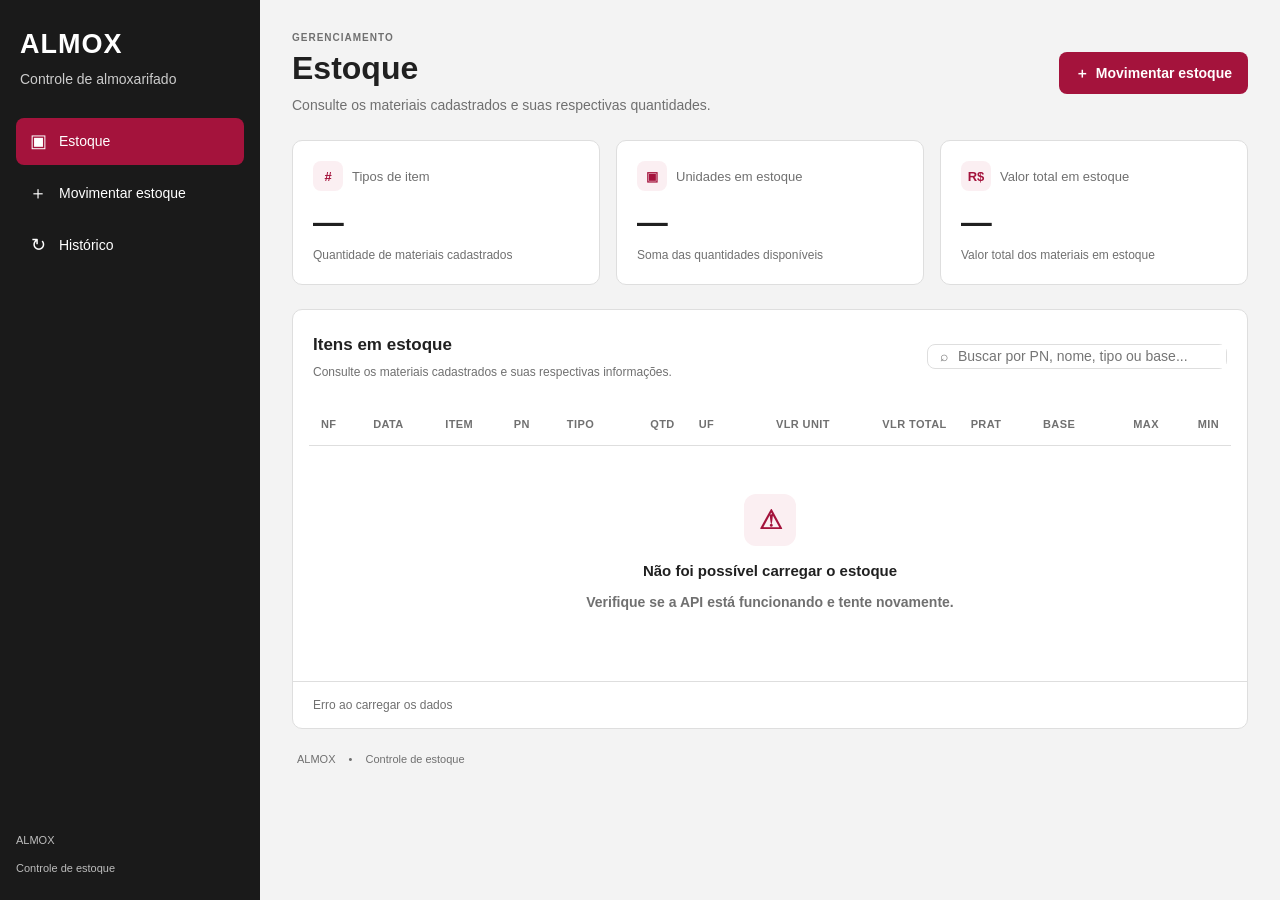
<file: public/index.html>
<!doctype html>
<html lang="pt-BR">
  <head>
    <meta charset="UTF-8" />
    <meta name="viewport" content="width=device-width, initial-scale=1.0" />

    <title>ALMOX | Controle de Almoxarifado</title>

    <link rel="stylesheet" href="css/style.css" />

    <script src="js/itens.js" defer></script>
  </head>

  <body>
    <div class="app-layout">
      <aside class="sidebar">
        <div class="brand">
          <h1>ALMOX</h1>
          <p>Controle de almoxarifado</p>
        </div>

        <nav class="main-navigation">
          <a href="index.html" class="nav-link active">
            <span class="nav-icon">▣</span>
            <span>Estoque</span>
          </a>

          <a href="adicionar.html" class="nav-link">
            <span class="nav-icon">＋</span>
            <span>Movimentar estoque</span>
          </a>

          <a href="historico.html" class="nav-link">
            <span class="nav-icon">↻</span>
            <span>Histórico</span>
          </a>
        </nav>

        <div class="sidebar-footer">
          <p>ALMOX</p>
          <span>Controle de estoque</span>
        </div>
      </aside>

      <main class="main-content">
        <header class="page-header">
          <div>
            <p class="eyebrow">GERENCIAMENTO</p>

            <h2>Estoque</h2>

            <p class="page-description">
              Consulte os materiais cadastrados e suas respectivas quantidades.
            </p>
          </div>

          <div class="header-actions">
            <a href="adicionar.html" class="button button-primary">
              <span>＋</span>
              Movimentar estoque
            </a>
          </div>
        </header>

        <section class="summary-grid">
          <article class="summary-card">
            <div class="summary-heading">
              <span class="summary-icon">#</span>
              <span>Tipos de item</span>
            </div>

            <p id="total-tipos" class="summary-value">0</p>

            <p class="summary-description">
              Quantidade de materiais cadastrados
            </p>
          </article>

          <article class="summary-card">
            <div class="summary-heading">
              <span class="summary-icon">▣</span>
              <span>Unidades em estoque</span>
            </div>

            <p id="total-unidades" class="summary-value">0</p>

            <p class="summary-description">Soma das quantidades disponíveis</p>
          </article>

          <article class="summary-card">
            <div class="summary-heading">
              <span class="summary-icon">R$</span>
              <span>Valor total em estoque</span>
            </div>

            <p id="valor-total-estoque" class="summary-value">R$ 0,00</p>

            <p class="summary-description">
              Valor total dos materiais em estoque
            </p>
          </article>
        </section>

        <section class="inventory-section">
          <div class="inventory-toolbar">
            <div>
              <h3>Itens em estoque</h3>

              <p>
                Consulte os materiais cadastrados e suas respectivas
                informações.
              </p>
            </div>

            <label class="search-wrapper">
              <span aria-hidden="true">⌕</span>

              <input
                type="search"
                id="busca-produto"
                class="search-input"
                placeholder="Buscar por PN, nome, tipo ou base..."
                autocomplete="off"
              />
            </label>
          </div>

          <div class="table-container">
            <table class="inventory-table">
              <thead>
                <tr>
                  <th>NF</th>
                  <th>DATA</th>
                  <th>ITEM</th>
                  <th>PN</th>
                  <th>TIPO</th>
                  <th class="text-right">QTD</th>
                  <th>UF</th>
                  <th class="text-right">VLR UNIT</th>
                  <th class="text-right">VLR TOTAL</th>
                  <th>PRAT</th>
                  <th>BASE</th>
                  <th class="text-right">MAX</th>
                  <th class="text-right">MIN</th>
                </tr>
              </thead>

              <tbody id="lista-itens">
                <tr>
                  <td colspan="13" class="empty-state">
                    <div class="empty-state-icon">⌕</div>

                    <strong> Carregando estoque... </strong>

                    <p>
                      Aguarde enquanto os itens do almoxarifado são carregados.
                    </p>
                  </td>
                </tr>
              </tbody>
            </table>
          </div>

          <div class="table-footer">
            <span id="contador-itens"> 0 itens encontrados </span>
          </div>
        </section>

        <footer class="main-footer">
          <span>ALMOX</span>
          <span>•</span>
          <span>Controle de estoque</span>
        </footer>
      </main>
    </div>
  </body>
</html>
</file>
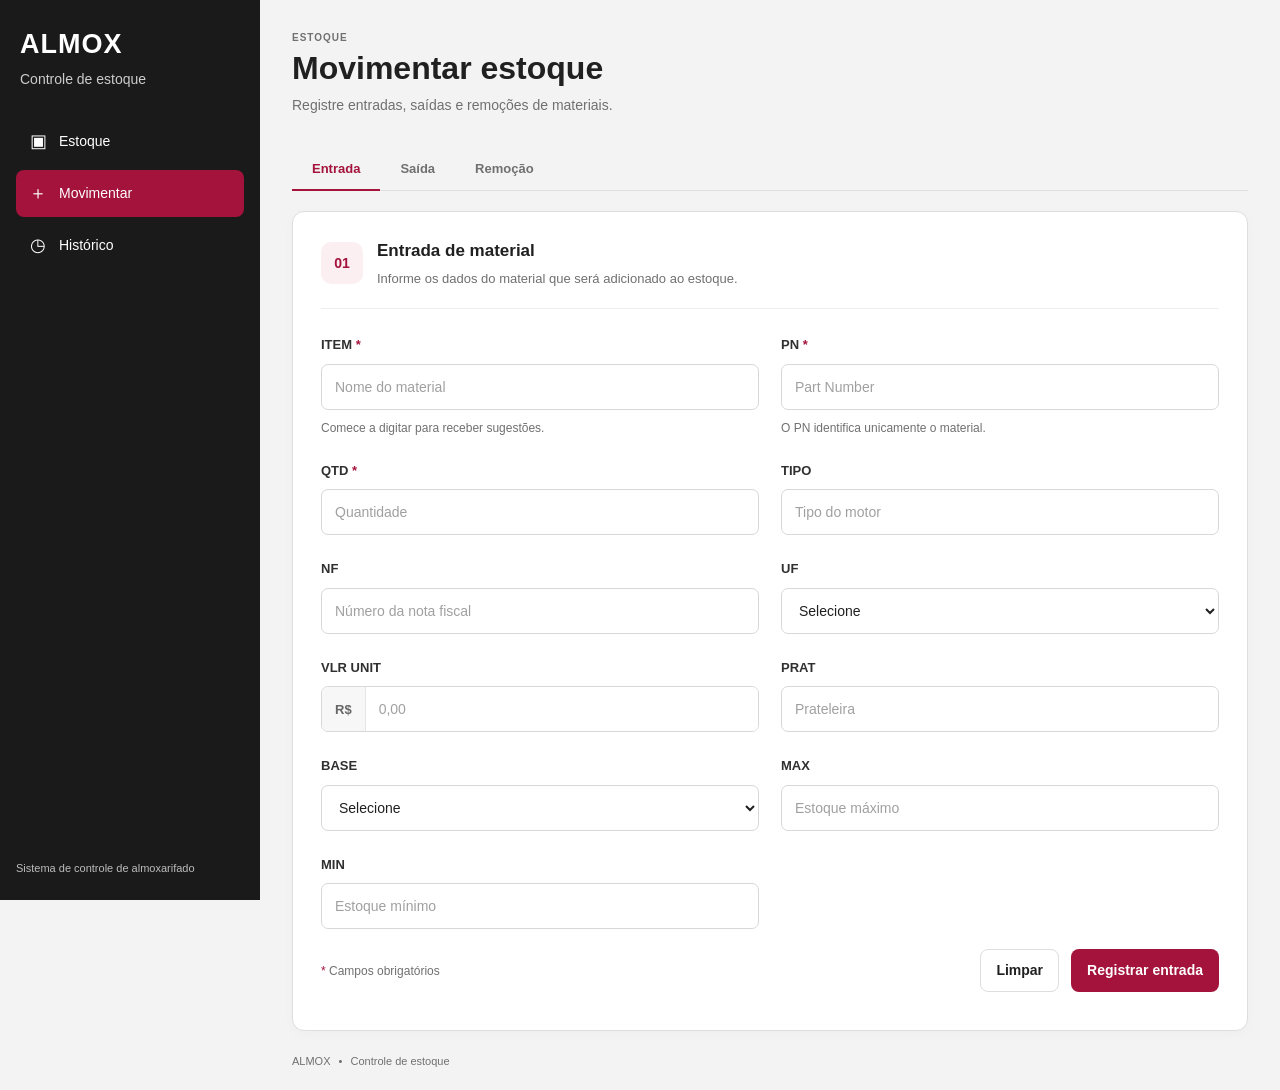
<file: public/adicionar.html>
<!doctype html>
<html lang="pt-BR">
  <head>
    <meta charset="UTF-8" />
    <meta name="viewport" content="width=device-width, initial-scale=1.0" />

    <title>Movimentar Estoque - ALMOX</title>

    <link rel="stylesheet" href="css/style.css" />
    <link rel="stylesheet" href="css/adicionar.css" />
  </head>

  <body>
    <div class="app-layout">
      <aside class="sidebar">
        <div class="brand">
          <h1>ALMOX</h1>
          <p>Controle de estoque</p>
        </div>

        <nav class="main-navigation">
          <a href="index.html" class="nav-link">
            <span class="nav-icon">▣</span>
            <span>Estoque</span>
          </a>

          <a href="adicionar.html" class="nav-link active">
            <span class="nav-icon">＋</span>
            <span>Movimentar</span>
          </a>

          <a href="historico.html" class="nav-link">
            <span class="nav-icon">◷</span>
            <span>Histórico</span>
          </a>
        </nav>

        <div class="folders-section"></div>

        <div class="sidebar-footer">Sistema de controle de almoxarifado</div>
      </aside>

      <main class="main-content">
        <div class="add-page">
          <header class="page-header">
            <div>
              <p class="eyebrow">ESTOQUE</p>

              <h2>Movimentar estoque</h2>

              <p class="page-description">
                Registre entradas, saídas e remoções de materiais.
              </p>
            </div>
          </header>

          <div class="movement-tabs">
            <button
              type="button"
              class="movement-tab active"
              data-tab="entrada"
            >
              Entrada
            </button>

            <button type="button" class="movement-tab" data-tab="saida">
              Saída
            </button>

            <button type="button" class="movement-tab" data-tab="remocao">
              Remoção
            </button>
          </div>

          <section id="entrada" class="movement-panel">
            <form id="form-entrada" class="item-form" autocomplete="off">
              <div class="form-card">
                <div class="form-card-heading">
                  <div class="form-step">01</div>

                  <div>
                    <h2>Entrada de material</h2>

                    <p>
                      Informe os dados do material que será adicionado ao
                      estoque.
                    </p>
                  </div>
                </div>

                <div class="form-grid">
                  <div class="form-field">
                    <label for="item-entrada"> ITEM <span>*</span> </label>

                    <input
                      type="text"
                      id="item-entrada"
                      name="nome"
                      placeholder="Nome do material"
                      list="lista-itens-entrada"
                      required
                    />

                    <datalist id="lista-itens-entrada"></datalist>

                    <small> Comece a digitar para receber sugestões. </small>
                  </div>

                  <div class="form-field">
                    <label for="pn-entrada"> PN <span>*</span> </label>

                    <input
                      type="text"
                      id="pn-entrada"
                      name="pn"
                      placeholder="Part Number"
                      list="lista-pn-entrada"
                      required
                    />

                    <datalist id="lista-pn-entrada"></datalist>

                    <small> O PN identifica unicamente o material. </small>
                  </div>

                  <div class="form-field">
                    <label for="quantidade-entrada"> QTD <span>*</span> </label>

                    <input
                      type="number"
                      id="quantidade-entrada"
                      name="quantidade"
                      min="1"
                      placeholder="Quantidade"
                      required
                    />
                  </div>

                  <div class="form-field">
                    <label for="tipo-entrada"> TIPO </label>

                    <input
                      type="text"
                      id="tipo-entrada"
                      name="tipo_motor"
                      placeholder="Tipo do motor"
                      list="lista-tipos-motor"
                    />

                    <datalist id="lista-tipos-motor">
                      <option value="MWM"></option>
                      <option value="Yanmar 66X"></option>
                      <option value="Yanmar 6LY"></option>
                      <option value="Dong"></option>
                      <option value="Mercedes"></option>
                      <option value="ZF 85IV"></option>
                      <option value="ZF 325IV"></option>
                    </datalist>
                  </div>

                  <div class="form-field">
                    <label for="nf-entrada"> NF </label>

                    <input
                      type="text"
                      id="nf-entrada"
                      name="nf"
                      placeholder="Número da nota fiscal"
                    />
                  </div>

                  <div class="form-field">
                    <label for="uf-entrada"> UF </label>

                    <select id="uf-entrada" name="uf">
                      <option value="">Selecione</option>
                      <option value="METRO">METRO</option>
                      <option value="CONJUNTO">CONJUNTO</option>
                      <option value="PACOTE">PACOTE</option>
                      <option value="UNIDADE">UNIDADE</option>
                    </select>
                  </div>

                  <div class="form-field">
                    <label for="vlr-unit-entrada"> VLR UNIT </label>

                    <div class="input-with-prefix">
                      <span>R$</span>

                      <input
                        type="number"
                        id="vlr-unit-entrada"
                        name="vlr_unit"
                        min="0"
                        step="0.0001"
                        placeholder="0,00"
                      />
                    </div>
                  </div>

                  <div class="form-field">
                    <label for="prat-entrada"> PRAT </label>

                    <input
                      type="text"
                      id="prat-entrada"
                      name="prat"
                      placeholder="Prateleira"
                    />
                  </div>

                  <div class="form-field">
                    <label for="base-entrada"> BASE </label>

                    <select id="base-entrada" name="base_id">
                      <option value="">Selecione</option>
                    </select>
                  </div>

                  <div class="form-field">
                    <label for="max-entrada"> MAX </label>

                    <input
                      type="number"
                      id="max-entrada"
                      name="max"
                      min="0"
                      placeholder="Estoque máximo"
                    />
                  </div>

                  <div class="form-field">
                    <label for="min-entrada"> MIN </label>

                    <input
                      type="number"
                      id="min-entrada"
                      name="min"
                      min="0"
                      placeholder="Estoque mínimo"
                    />
                  </div>
                </div>

                <div class="form-actions">
                  <p>
                    <span>*</span>
                    Campos obrigatórios
                  </p>

                  <div>
                    <button type="reset" class="button button-secondary">
                      Limpar
                    </button>

                    <button type="submit" class="button button-primary">
                      Registrar entrada
                    </button>
                  </div>
                </div>

                <div id="mensagem-entrada" class="form-message" hidden></div>
              </div>
            </form>
          </section>

          <section id="saida" class="movement-panel" hidden>
            <form id="form-saida" class="item-form" autocomplete="off">
              <div class="form-card">
                <div class="form-card-heading">
                  <div class="form-step">01</div>

                  <div>
                    <h2>Saída de material</h2>

                    <p>
                      Informe o material, a quantidade, a base e o centro de
                      consumo.
                    </p>
                  </div>
                </div>

                <div class="form-grid">
                  <div class="form-field">
                    <label for="item-saida"> ITEM <span>*</span> </label>

                    <input
                      type="text"
                      id="item-saida"
                      name="nome"
                      placeholder="Nome do material"
                      list="lista-itens-saida"
                      required
                    />

                    <datalist id="lista-itens-saida"></datalist>

                    <small> Comece a digitar para receber sugestões. </small>
                  </div>

                  <div class="form-field">
                    <label for="pn-saida"> PN <span>*</span> </label>

                    <input
                      type="text"
                      id="pn-saida"
                      name="pn"
                      placeholder="Part Number"
                      list="lista-pn-saida"
                      required
                    />

                    <datalist id="lista-pn-saida"></datalist>

                    <small> O PN identifica unicamente o material. </small>
                  </div>

                  <div class="form-field">
                    <label for="quantidade-saida"> QTD <span>*</span> </label>

                    <input
                      type="number"
                      id="quantidade-saida"
                      name="quantidade"
                      min="1"
                      placeholder="Quantidade"
                      required
                    />
                  </div>

                  <div class="form-field">
                    <label for="centro-consumo-saida">
                      CENTRO DE CONSUMO <span>*</span>
                    </label>

                    <input
                      type="text"
                      id="centro-consumo-saida"
                      name="centro_consumo"
                      placeholder="Ex.: Pilot 01"
                      list="lista-centros-consumo"
                      required
                    />

                    <datalist id="lista-centros-consumo">
                      <option value="Pilot 01"></option>
                      <option value="Pilot 02"></option>
                      <option value="Pilot 03"></option>
                      <option value="Pilot 04"></option>
                      <option value="Pilot 05"></option>
                      <option value="Pilot 06"></option>
                      <option value="Pilot 07"></option>
                      <option value="Pilot 08"></option>
                      <option value="Pilot 09"></option>
                      <option value="Pilot 10"></option>
                      <option value="Pilot 11"></option>
                      <option value="Pilot 12"></option>
                      <option value="Pilot 13"></option>
                      <option value="Pilot 14"></option>
                      <option value="Pilot 15"></option>
                      <option value="Pilot 16"></option>
                      <option value="Pilot 17"></option>
                      <option value="Pilot 18"></option>
                      <option value="Pilot 19"></option>
                      <option value="Pilot 20"></option>
                    </datalist>
                  </div>

                  <div class="form-field">
                    <label for="base-saida"> BASE <span>*</span> </label>

                    <select id="base-saida" name="base_id" required>
                      <option value="">Selecione</option>
                    </select>
                  </div>
                </div>

                <div class="form-actions">
                  <p>
                    <span>*</span>
                    Campos obrigatórios
                  </p>

                  <div>
                    <button type="reset" class="button button-secondary">
                      Limpar
                    </button>

                    <button type="submit" class="button button-primary">
                      Registrar saída
                    </button>
                  </div>
                </div>

                <div id="mensagem-saida" class="form-message" hidden></div>
              </div>
            </form>
          </section>

          <section id="remocao" class="movement-panel" hidden>
            <form id="form-remocao" class="item-form" autocomplete="off">
              <div class="form-card">
                <div class="form-card-heading">
                  <div class="form-step">01</div>

                  <div>
                    <h2>Remoção de material</h2>

                    <p>Remove o material do cadastro, estoque e histórico.</p>
                  </div>
                </div>

                <div class="form-grid">
                  <div class="form-field">
                    <label for="item-remocao"> ITEM <span>*</span> </label>

                    <input
                      type="text"
                      id="item-remocao"
                      name="nome"
                      placeholder="Nome do material"
                      list="lista-itens-remocao"
                      required
                    />

                    <datalist id="lista-itens-remocao"></datalist>

                    <small> Comece a digitar para receber sugestões. </small>
                  </div>

                  <div class="form-field">
                    <label for="pn-remocao"> PN <span>*</span> </label>

                    <input
                      type="text"
                      id="pn-remocao"
                      name="pn"
                      placeholder="Part Number"
                      list="lista-pn-remocao"
                      required
                    />

                    <datalist id="lista-pn-remocao"></datalist>

                    <small> O PN identifica unicamente o material. </small>
                  </div>
                </div>

                <div class="form-actions">
                  <p>
                    <span>*</span>
                    Campos obrigatórios
                  </p>

                  <div>
                    <button type="reset" class="button button-secondary">
                      Limpar
                    </button>

                    <button type="submit" class="button button-primary">
                      Remover material
                    </button>
                  </div>
                </div>

                <div id="mensagem-remocao" class="form-message" hidden></div>
              </div>
            </form>
          </section>
        </div>

        <footer class="main-footer">
          ALMOX
          <span>•</span>
          Controle de estoque
        </footer>
      </main>
    </div>

    <script>
      const API_ITENS = "../api/config/itens.php";
      const API_BASES = "../api/config/bases.php";
      const API_MOVIMENTACOES = "../api/config/movimentacoes.php";

      let itensEstoque = [];

      const formEntrada = document.getElementById("form-entrada");

      const formSaida = document.getElementById("form-saida");

      const formRemocao = document.getElementById("form-remocao");

      const itemEntrada = document.getElementById("item-entrada");

      const pnEntrada = document.getElementById("pn-entrada");

      const itemSaida = document.getElementById("item-saida");

      const pnSaida = document.getElementById("pn-saida");

      const itemRemocao = document.getElementById("item-remocao");

      const pnRemocao = document.getElementById("pn-remocao");

      function normalizarTexto(texto) {
        return String(texto || "")
          .normalize("NFD")
          .replace(/[\u0300-\u036f]/g, "")
          .toLowerCase()
          .trim();
      }

      async function carregarItens() {
        try {
          const resposta = await fetch(API_ITENS);

          const resultado = await resposta.json();

          if (resultado.sucesso) {
            itensEstoque = resultado.dados || [];

            atualizarSugestoes();
          }
        } catch (erro) {
          console.error("Erro ao carregar itens:", erro);
        }
      }

      async function carregarBases() {
        const selects = [
          document.getElementById("base-entrada"),
          document.getElementById("base-saida"),
        ];

        try {
          const resposta = await fetch(API_BASES);

          const resultado = await resposta.json();

          if (!resultado.sucesso) {
            return;
          }

          selects.forEach((select) => {
            select.innerHTML = '<option value="">Selecione</option>';

            resultado.dados.forEach((base) => {
              const option = document.createElement("option");

              option.value = base.id;
              option.textContent = base.nome;

              select.appendChild(option);
            });

            const transferencia = document.createElement("option");

            transferencia.value = "transferencia";

            transferencia.textContent = "Transferência";

            select.appendChild(transferencia);
          });
        } catch (erro) {
          console.error("Erro ao carregar bases:", erro);
        }
      }

      function obterProdutosUnicos() {
        const mapa = new Map();

        itensEstoque.forEach((item) => {
          if (!item.pn) {
            return;
          }

          const chave = String(item.pn);

          if (!mapa.has(chave)) {
            mapa.set(chave, {
              pn: item.pn,
              nome: item.nome || "",
              tipo: item.tipo || "",
              quantidade: 0,
              uf: item.uf || "",
              prat: item.prat || "",
              max: item.max ?? "",
              min: item.min ?? "",
            });
          }

          const produto = mapa.get(chave);

          produto.quantidade += Number(item.quantidade || 0);

          if (!produto.tipo && item.tipo) {
            produto.tipo = item.tipo;
          }

          if (!produto.uf && item.uf) {
            produto.uf = item.uf;
          }

          if (!produto.prat && item.prat) {
            produto.prat = item.prat;
          }

          if (
            produto.max === "" &&
            item.max !== null &&
            item.max !== undefined
          ) {
            produto.max = item.max;
          }

          if (
            produto.min === "" &&
            item.min !== null &&
            item.min !== undefined
          ) {
            produto.min = item.min;
          }
        });

        return Array.from(mapa.values());
      }

      function atualizarSugestoes() {
        const produtos = obterProdutosUnicos();

        const listas = [
          "lista-pn-entrada",
          "lista-itens-entrada",
          "lista-pn-saida",
          "lista-itens-saida",
          "lista-pn-remocao",
          "lista-itens-remocao",
        ];

        listas.forEach((id) => {
          const elemento = document.getElementById(id);

          if (elemento) {
            elemento.innerHTML = "";
          }
        });

        produtos.forEach((produto) => {
          const idsPN = [
            "lista-pn-entrada",
            "lista-pn-saida",
            "lista-pn-remocao",
          ];

          const idsItem = [
            "lista-itens-entrada",
            "lista-itens-saida",
            "lista-itens-remocao",
          ];

          idsPN.forEach((id) => {
            const option = document.createElement("option");

            option.value = produto.pn;

            option.label = `${produto.nome} | Estoque: ${produto.quantidade}`;

            document.getElementById(id).appendChild(option);
          });

          idsItem.forEach((id) => {
            const option = document.createElement("option");

            option.value = produto.nome;

            option.label = `${produto.pn} | Estoque: ${produto.quantidade}`;

            document.getElementById(id).appendChild(option);
          });
        });
      }

      function encontrarProdutoPorPN(valor) {
        const busca = normalizarTexto(valor);

        if (!busca) {
          return null;
        }

        return (
          obterProdutosUnicos().find(
            (produto) => normalizarTexto(produto.pn) === busca,
          ) || null
        );
      }

      function encontrarProdutoPorNome(valor) {
        const busca = normalizarTexto(valor);

        if (!busca) {
          return null;
        }

        return (
          obterProdutosUnicos().find(
            (produto) => normalizarTexto(produto.nome) === busca,
          ) || null
        );
      }

      function preencherEntrada(produto) {
        if (!produto) {
          return;
        }

        pnEntrada.value = produto.pn || "";

        itemEntrada.value = produto.nome || "";

        document.getElementById("tipo-entrada").value = produto.tipo || "";

        document.getElementById("uf-entrada").value = produto.uf || "";

        document.getElementById("prat-entrada").value = produto.prat || "";

        document.getElementById("max-entrada").value = produto.max ?? "";

        document.getElementById("min-entrada").value = produto.min ?? "";
      }

      function preencherSaida(produto) {
        if (!produto) {
          return;
        }

        pnSaida.value = produto.pn || "";

        itemSaida.value = produto.nome || "";
      }

      function preencherRemocao(produto) {
        if (!produto) {
          return;
        }

        pnRemocao.value = produto.pn || "";

        itemRemocao.value = produto.nome || "";
      }

      function mostrarMensagem(id, mensagem, sucesso) {
        const elemento = document.getElementById(id);

        elemento.textContent = mensagem;

        elemento.hidden = false;

        elemento.style.borderColor = sucesso ? "#b7d8c2" : "#e0b4b4";

        elemento.style.background = sucesso ? "#f1f9f3" : "#fff5f5";

        elemento.style.color = sucesso ? "#245c35" : "#8a2020";
      }

      function limparMensagem(id) {
        const elemento = document.getElementById(id);

        elemento.textContent = "";
        elemento.hidden = true;
      }

      document.querySelectorAll(".movement-tab").forEach((botao) => {
        botao.addEventListener("click", () => {
          const aba = botao.dataset.tab;

          document.querySelectorAll(".movement-tab").forEach((item) => {
            item.classList.remove("active");
          });

          botao.classList.add("active");

          document.getElementById("entrada").hidden = aba !== "entrada";

          document.getElementById("saida").hidden = aba !== "saida";

          document.getElementById("remocao").hidden = aba !== "remocao";

          limparMensagem("mensagem-entrada");

          limparMensagem("mensagem-saida");

          limparMensagem("mensagem-remocao");
        });
      });

      pnEntrada.addEventListener("change", () => {
        preencherEntrada(encontrarProdutoPorPN(pnEntrada.value));
      });

      itemEntrada.addEventListener("change", () => {
        preencherEntrada(encontrarProdutoPorNome(itemEntrada.value));
      });

      pnSaida.addEventListener("change", () => {
        preencherSaida(encontrarProdutoPorPN(pnSaida.value));
      });

      itemSaida.addEventListener("change", () => {
        preencherSaida(encontrarProdutoPorNome(itemSaida.value));
      });

      pnRemocao.addEventListener("change", () => {
        preencherRemocao(encontrarProdutoPorPN(pnRemocao.value));
      });

      itemRemocao.addEventListener("change", () => {
        preencherRemocao(encontrarProdutoPorNome(itemRemocao.value));
      });

      pnEntrada.addEventListener("blur", () => {
        setTimeout(() => {
          preencherEntrada(encontrarProdutoPorPN(pnEntrada.value));
        }, 100);
      });

      itemEntrada.addEventListener("blur", () => {
        setTimeout(() => {
          preencherEntrada(encontrarProdutoPorNome(itemEntrada.value));
        }, 100);
      });

      pnSaida.addEventListener("blur", () => {
        setTimeout(() => {
          preencherSaida(encontrarProdutoPorPN(pnSaida.value));
        }, 100);
      });

      itemSaida.addEventListener("blur", () => {
        setTimeout(() => {
          preencherSaida(encontrarProdutoPorNome(itemSaida.value));
        }, 100);
      });

      pnRemocao.addEventListener("blur", () => {
        setTimeout(() => {
          preencherRemocao(encontrarProdutoPorPN(pnRemocao.value));
        }, 100);
      });

      itemRemocao.addEventListener("blur", () => {
        setTimeout(() => {
          preencherRemocao(encontrarProdutoPorNome(itemRemocao.value));
        }, 100);
      });

      formEntrada.addEventListener("reset", () => {
        setTimeout(() => {
          document.getElementById("base-entrada").value = "";

          limparMensagem("mensagem-entrada");
        }, 0);
      });

      formSaida.addEventListener("reset", () => {
        setTimeout(() => {
          document.getElementById("base-saida").value = "";

          limparMensagem("mensagem-saida");
        }, 0);
      });

      formRemocao.addEventListener("reset", () => {
        setTimeout(() => {
          limparMensagem("mensagem-remocao");
        }, 0);
      });

      formEntrada.addEventListener("submit", async (event) => {
        event.preventDefault();

        limparMensagem("mensagem-entrada");

        const dados = {
          tipo: "entrada",

          nome: itemEntrada.value.trim(),

          pn: pnEntrada.value.trim(),

          quantidade: Number(
            document.getElementById("quantidade-entrada").value,
          ),

          tipo_motor: document.getElementById("tipo-entrada").value.trim(),

          nf: document.getElementById("nf-entrada").value.trim(),

          uf: document.getElementById("uf-entrada").value,

          vlr_unit: document.getElementById("vlr-unit-entrada").value,

          prat: document.getElementById("prat-entrada").value.trim(),

          base_id: document.getElementById("base-entrada").value,

          max: document.getElementById("max-entrada").value,

          min: document.getElementById("min-entrada").value,
        };

        try {
          const resposta = await fetch(API_MOVIMENTACOES, {
            method: "POST",
            headers: {
              "Content-Type": "application/json",
            },
            body: JSON.stringify(dados),
          });

          const resultado = await resposta.json();

          if (!resultado.sucesso) {
            mostrarMensagem(
              "mensagem-entrada",
              resultado.mensagem || "Erro ao registrar entrada.",
              false,
            );

            return;
          }

          mostrarMensagem(
            "mensagem-entrada",
            resultado.mensagem || "Entrada registrada com sucesso.",
            true,
          );

          formEntrada.reset();

          await carregarItens();
        } catch (erro) {
          mostrarMensagem(
            "mensagem-entrada",
            "Erro de comunicação com o servidor.",
            false,
          );
        }
      });

      formSaida.addEventListener("submit", async (event) => {
        event.preventDefault();

        limparMensagem("mensagem-saida");

        const dados = {
          tipo: "saida",

          nome: itemSaida.value.trim(),

          pn: pnSaida.value.trim(),

          quantidade: Number(document.getElementById("quantidade-saida").value),

          centro_consumo: document
            .getElementById("centro-consumo-saida")
            .value.trim(),

          base_id: document.getElementById("base-saida").value,
        };

        try {
          const resposta = await fetch(API_MOVIMENTACOES, {
            method: "POST",
            headers: {
              "Content-Type": "application/json",
            },
            body: JSON.stringify(dados),
          });

          const resultado = await resposta.json();

          if (!resultado.sucesso) {
            mostrarMensagem(
              "mensagem-saida",
              resultado.mensagem || "Erro ao registrar saída.",
              false,
            );

            return;
          }

          mostrarMensagem(
            "mensagem-saida",
            resultado.mensagem || "Saída registrada com sucesso.",
            true,
          );

          formSaida.reset();

          await carregarItens();
        } catch (erro) {
          mostrarMensagem(
            "mensagem-saida",
            "Erro de comunicação com o servidor.",
            false,
          );
        }
      });

      formRemocao.addEventListener("submit", async (event) => {
        event.preventDefault();

        limparMensagem("mensagem-remocao");

        const confirmacao = window.confirm(
          "Tem certeza que deseja remover este material? O cadastro, estoque e histórico serão excluídos.",
        );

        if (!confirmacao) {
          return;
        }

        const dados = {
          acao: "remocao",

          nome: itemRemocao.value.trim(),

          pn: pnRemocao.value.trim(),
        };

        try {
          const resposta = await fetch(API_MOVIMENTACOES, {
            method: "POST",
            headers: {
              "Content-Type": "application/json",
            },
            body: JSON.stringify(dados),
          });

          const resultado = await resposta.json();

          if (!resultado.sucesso) {
            mostrarMensagem(
              "mensagem-remocao",
              resultado.mensagem || "Erro ao remover material.",
              false,
            );

            return;
          }

          mostrarMensagem(
            "mensagem-remocao",
            resultado.mensagem || "Material removido com sucesso.",
            true,
          );

          formRemocao.reset();

          await carregarItens();
        } catch (erro) {
          mostrarMensagem(
            "mensagem-remocao",
            "Erro de comunicação com o servidor.",
            false,
          );
        }
      });

      async function iniciar() {
        await carregarItens();
        await carregarBases();
      }

      iniciar();
    </script>
  </body>
</html>
</file>
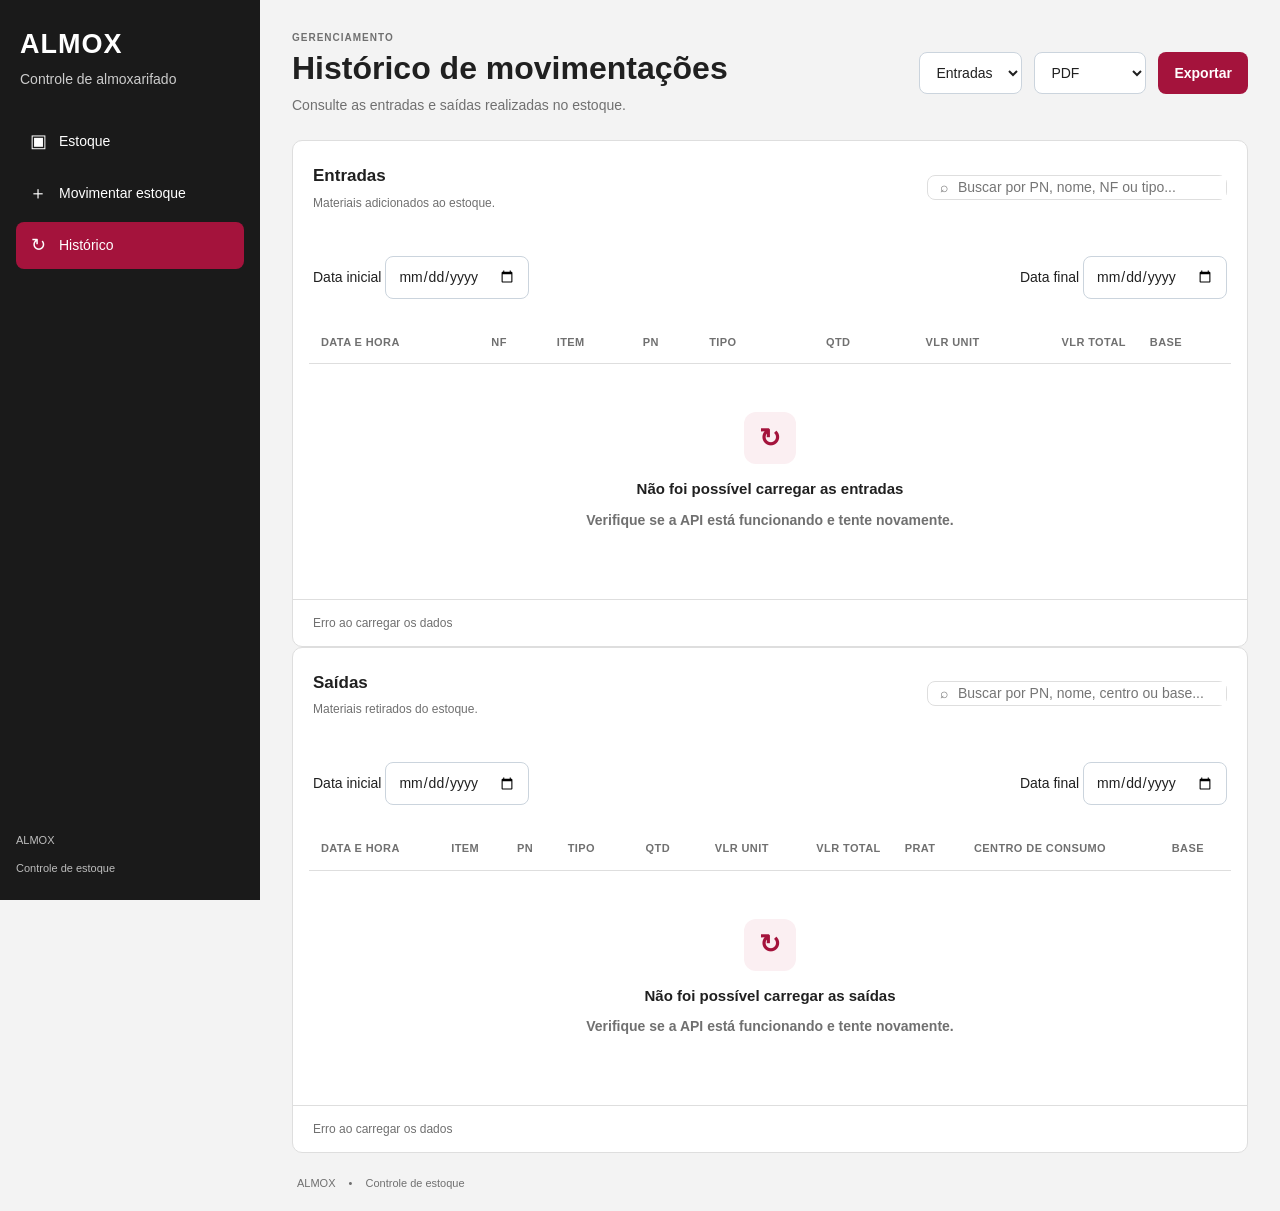
<file: public/historico.html>
<!doctype html>
<html lang="pt-BR">
  <head>
    <meta charset="UTF-8" />
    <meta name="viewport" content="width=device-width, initial-scale=1.0" />

    <title>ALMOX | Histórico de movimentações</title>

    <link rel="stylesheet" href="css/style.css" />

    <script src="js/vendor/jspdf.umd.min.js"></script>
    <script src="js/vendor/jspdf.plugin.autotable.min.js"></script>
    <script src="https://cdn.sheetjs.com/xlsx-0.20.3/package/dist/xlsx.full.min.js"></script>

    <script src="js/historico.js" defer></script>
  </head>

  <body>
    <div class="app-layout">
      <aside class="sidebar">
        <div class="brand">
          <h1>ALMOX</h1>
          <p>Controle de almoxarifado</p>
        </div>

        <nav class="main-navigation" aria-label="Navegação principal">
          <a href="index.html" class="nav-link">
            <span class="nav-icon" aria-hidden="true"> ▣ </span>
            Estoque
          </a>

          <a href="adicionar.html" class="nav-link">
            <span class="nav-icon" aria-hidden="true"> ＋ </span>
            Movimentar estoque
          </a>

          <a href="historico.html" class="nav-link active" aria-current="page">
            <span class="nav-icon" aria-hidden="true"> ↻ </span>
            Histórico
          </a>
        </nav>

        <div class="sidebar-footer">
          <p>ALMOX</p>
          <span>Controle de estoque</span>
        </div>
      </aside>

      <main class="main-content">
        <header class="page-header">
          <div>
            <p class="eyebrow">GERENCIAMENTO</p>

            <h2>Histórico de movimentações</h2>

            <p class="page-description">
              Consulte as entradas e saídas realizadas no estoque.
            </p>
          </div>

          <div class="header-actions">
            <select id="exportar-tipo" class="form-control">
              <option value="entrada">Entradas</option>
              <option value="saida">Saídas</option>
            </select>

            <select id="exportar-formato" class="form-control">
              <option value="pdf">PDF</option>
              <option value="excel">Excel</option>
              <option value="nota">Nota fiscal</option>
            </select>

            <button
              type="button"
              id="btn-exportar"
              class="button button-primary"
            >
              Exportar
            </button>
          </div>
        </header>

        <section class="inventory-section">
          <div class="inventory-toolbar">
            <div>
              <h3>Entradas</h3>

              <p>Materiais adicionados ao estoque.</p>
            </div>

            <label class="search-wrapper">
              <span aria-hidden="true"> ⌕ </span>

              <input
                type="search"
                id="busca-entradas"
                class="search-input"
                placeholder="Buscar por PN, nome, NF ou tipo..."
                autocomplete="off"
              />
            </label>
          </div>

          <div class="inventory-toolbar">
            <div>
              <label for="data-inicial-entradas"> Data inicial </label>

              <input
                type="date"
                id="data-inicial-entradas"
                class="form-control"
              />
            </div>

            <div>
              <label for="data-final-entradas"> Data final </label>

              <input
                type="date"
                id="data-final-entradas"
                class="form-control"
              />
            </div>
          </div>

          <div class="table-container">
            <table class="inventory-table">
              <thead>
                <tr>
                  <th>Data e hora</th>
                  <th>NF</th>
                  <th>ITEM</th>
                  <th>PN</th>
                  <th>TIPO</th>
                  <th class="text-right">QTD</th>
                  <th class="text-right">VLR UNIT</th>
                  <th class="text-right">VLR TOTAL</th>
                  <th>BASE</th>
                </tr>
              </thead>

              <tbody id="lista-entradas">
                <tr>
                  <td colspan="9" class="empty-state">
                    <div class="empty-state-icon">↻</div>
                    <strong>Carregando entradas...</strong>
                    <p>Aguarde enquanto as entradas são carregadas.</p>
                  </td>
                </tr>
              </tbody>
            </table>
          </div>

          <div class="table-footer">
            <span id="contador-entradas"> Aguardando dados das entradas </span>
          </div>
        </section>

        <section class="inventory-section">
          <div class="inventory-toolbar">
            <div>
              <h3>Saídas</h3>

              <p>Materiais retirados do estoque.</p>
            </div>

            <label class="search-wrapper">
              <span aria-hidden="true"> ⌕ </span>

              <input
                type="search"
                id="busca-saidas"
                class="search-input"
                placeholder="Buscar por PN, nome, centro ou base..."
                autocomplete="off"
              />
            </label>
          </div>

          <div class="inventory-toolbar">
            <div>
              <label for="data-inicial-saidas"> Data inicial </label>

              <input
                type="date"
                id="data-inicial-saidas"
                class="form-control"
              />
            </div>

            <div>
              <label for="data-final-saidas"> Data final </label>

              <input type="date" id="data-final-saidas" class="form-control" />
            </div>
          </div>

          <div class="table-container">
            <table class="inventory-table">
              <thead>
                <tr>
                  <th>Data e hora</th>
                  <th>ITEM</th>
                  <th>PN</th>
                  <th>TIPO</th>
                  <th class="text-right">QTD</th>
                  <th class="text-right">VLR UNIT</th>
                  <th class="text-right">VLR TOTAL</th>
                  <th>PRAT</th>
                  <th>CENTRO DE CONSUMO</th>
                  <th>BASE</th>
                </tr>
              </thead>

              <tbody id="lista-saidas">
                <tr>
                  <td colspan="10" class="empty-state">
                    <div class="empty-state-icon">↻</div>
                    <strong>Carregando saídas...</strong>
                    <p>Aguarde enquanto as saídas são carregadas.</p>
                  </td>
                </tr>
              </tbody>
            </table>
          </div>

          <div class="table-footer">
            <span id="contador-saidas"> Aguardando dados das saídas </span>
          </div>
        </section>

        <footer class="main-footer">
          <span>ALMOX</span>
          <span>•</span>
          <span>Controle de estoque</span>
        </footer>
      </main>
    </div>
  </body>
</html>
</file>
<file: public/css/style.css>
:root {
  --sidebar: #1a1a1a;
  --red: #a4133c;
  --red-hover: #850f32;
  --background: #f3f3f3;
  --surface: #ffffff;
  --text: #202020;
  --muted: #707070;
  --border: #dedede;
  --sidebar-text: #ffffff;
  --radius: 10px;
  --sidebar-width: 260px;
}

* {
  box-sizing: border-box;
}

body {
  margin: 0;
  min-width: 320px;
  background: var(--background);
  color: var(--text);
  font:
    14px/1.5 Arial,
    Helvetica,
    sans-serif;
}

button,
input,
select {
  font: inherit;
}

button,
a,
select {
  -webkit-tap-highlight-color: transparent;
}

a {
  color: inherit;
  text-decoration: none;
}

button {
  cursor: pointer;
}

button:focus-visible,
a:focus-visible,
input:focus-visible,
select:focus-visible {
  outline: 2px solid var(--red);
  outline-offset: 2px;
}

.app-layout {
  min-height: 100vh;
}

.sidebar {
  position: fixed;
  inset: 0 auto 0 0;
  z-index: 10;
  display: flex;
  flex-direction: column;
  width: var(--sidebar-width);
  height: 100vh;
  padding: 24px 16px;
  overflow-y: auto;
  background: var(--sidebar);
  color: var(--sidebar-text);
}

.brand {
  margin: 0 4px 28px;
}

.brand h1 {
  margin: 0;
  color: #ffffff;
  font-size: 27px;
  letter-spacing: 1px;
}

.brand p {
  margin: 4px 0 0;
  color: #cccccc;
}

.main-navigation,
.folders-list {
  display: flex;
  flex-direction: column;
  gap: 5px;
}

.nav-link,
.folder-link {
  display: flex;
  align-items: center;
  gap: 11px;
  min-height: 44px;
  padding: 10px 12px;
  border-radius: 8px;
  color: #ffffff;
  transition: background 150ms ease;
}

.nav-link:hover,
.folder-link:hover {
  background: #303030;
}

.nav-link.active,
.folder-link.active {
  background: var(--red);
  color: #ffffff;
}

.nav-icon {
  display: inline-flex;
  justify-content: center;
  width: 20px;
  font-size: 18px;
}

.folders-section {
  margin-top: 30px;
}

.section-label {
  margin: 0 4px 12px;
  color: #c4c4c4;
  font-size: 12px;
  letter-spacing: 0.8px;
}

.empty-folders {
  margin: 4px;
  color: #bdbdbd;
  font-size: 12px;
}

.button-new-folder {
  width: 100%;
  min-height: 42px;
  margin-top: 14px;
  border: 1px solid var(--red);
  border-radius: 8px;
  background: var(--red);
  color: #ffffff;
}

.button-new-folder:hover {
  border-color: var(--red-hover);
  background: var(--red-hover);
}

.sidebar-footer {
  margin-top: auto;
  padding-top: 24px;
  color: #bdbdbd;
  font-size: 11px;
}

.main-content {
  min-width: 0;
  min-height: 100vh;
  margin-left: var(--sidebar-width);
  padding: 30px 32px 20px;
}

.page-header {
  display: flex;
  align-items: center;
  justify-content: space-between;
  gap: 24px;
  margin-bottom: 24px;
}

.eyebrow {
  margin: 0 0 4px;
  color: var(--muted);
  font-size: 10px;
  font-weight: 700;
  letter-spacing: 1px;
}

.page-header h2 {
  margin: 0;
  font-size: clamp(25px, 2.5vw, 34px);
  line-height: 1.2;
}

.page-description {
  margin: 8px 0 0;
  color: var(--muted);
}

.header-actions {
  display: flex;
  align-items: center;
  gap: 12px;
}

.form-control {
  min-height: 42px;
  padding: 9px 12px;
  border: 1px solid #cbd4dd;
  border-radius: 8px;
  background: var(--surface);
  color: var(--text);
}

.form-control:focus {
  border-color: var(--red);
}

#filtro-base {
  min-width: 175px;
}

.button {
  display: inline-flex;
  align-items: center;
  justify-content: center;
  gap: 7px;
  min-height: 42px;
  padding: 9px 15px;
  border: 1px solid transparent;
  border-radius: 8px;
  font-weight: 600;
  white-space: nowrap;
  transition: background 150ms ease;
}

.button-primary {
  background: var(--red);
  color: #ffffff;
}

.button-primary:hover {
  background: var(--red-hover);
}

.button-secondary {
  border-color: var(--border);
  background: var(--surface);
  color: var(--text);
}

.button-secondary:hover {
  background: #f5f5f5;
}

.summary-grid {
  display: grid;
  grid-template-columns: repeat(3, minmax(0, 1fr));
  gap: 16px;
  margin-bottom: 24px;
}

.summary-card {
  min-width: 0;
  padding: 20px;
  border: 1px solid var(--border);
  border-radius: var(--radius);
  background: var(--surface);
}

.summary-heading {
  display: flex;
  align-items: center;
  gap: 9px;
  color: var(--muted);
  font-size: 13px;
}

.summary-icon {
  display: inline-flex;
  align-items: center;
  justify-content: center;
  width: 30px;
  height: 30px;
  border-radius: 8px;
  background: #fbeff2;
  color: var(--red);
  font-weight: 700;
}

.summary-value {
  margin: 14px 0 4px;
  font-size: clamp(24px, 2.4vw, 33px);
  font-weight: 700;
  line-height: 1.2;
  overflow-wrap: anywhere;
}

.summary-description {
  margin: 0;
  color: var(--muted);
  font-size: 12px;
}

.inventory-section {
  min-width: 0;
  overflow: hidden;
  border: 1px solid var(--border);
  border-radius: var(--radius);
  background: var(--surface);
}

.inventory-toolbar {
  display: flex;
  align-items: center;
  justify-content: space-between;
  gap: 20px;
  padding: 22px 20px;
}

.inventory-toolbar h3 {
  margin: 0;
  font-size: 17px;
}

.inventory-toolbar p {
  margin: 5px 0 0;
  color: var(--muted);
  font-size: 12px;
}

.search-wrapper {
  display: flex;
  align-items: center;
  gap: 8px;
  width: min(100%, 300px);
  padding-left: 12px;
  border: 1px solid var(--border);
  border-radius: 8px;
  color: var(--muted);
}

.search-wrapper:focus-within {
  border-color: var(--red);
}

.search-input {
  width: 100%;
  min-width: 0;
  border: 0;
  outline: 0;
}

.search-input:focus {
  outline: 0;
}

.table-container {
  width: 100%;
  overflow-x: auto;
  padding: 0 16px;
}

.inventory-table {
  width: 100%;
  border-collapse: collapse;
  text-align: left;
  white-space: nowrap;
}

/* Levi: maior admirador do Min Yoon-gi */

.inventory-table th {
  padding: 13px 12px;
  border-bottom: 1px solid var(--border);
  color: var(--muted);
  font-size: 11px;
  letter-spacing: 0.4px;
  text-transform: uppercase;
}

.inventory-table td {
  padding: 15px 12px;
  border-bottom: 1px solid #e8e8e8;
  vertical-align: middle;
}

.inventory-table tbody tr:last-child td {
  border-bottom: 0;
}

.inventory-table tbody tr:hover:not(.empty-row) {
  background: #fafafa;
}

.inventory-table td:first-child {
  font-weight: 700;
}

.text-right {
  text-align: right !important;
}

.text-center {
  text-align: center !important;
}

.table-actions {
  display: flex;
  justify-content: center;
  gap: 7px;
}

.button-table {
  min-height: 34px;
  padding: 6px 10px;
  border: 1px solid var(--border);
  border-radius: 7px;
  background: #ffffff;
  color: var(--text);
}

.button-table:hover {
  border-color: var(--red);
  color: var(--red);
}

.button-danger:hover {
  border-color: #b42323;
  color: #b42323;
}

.empty-state {
  padding: 48px 20px !important;
  text-align: center;
  white-space: normal;
}

.empty-state-icon {
  display: flex;
  align-items: center;
  justify-content: center;
  width: 52px;
  height: 52px;
  margin: 0 auto 14px;
  border-radius: 12px;
  background: #fbeff2;
  color: var(--red);
  font-size: 26px;
}

.empty-state strong {
  display: block;
  font-size: 15px;
}

.empty-state p {
  max-width: 370px;
  margin: 8px auto 18px;
  color: var(--muted);
  line-height: 1.7;
}

.table-footer {
  padding: 14px 20px;
  border-top: 1px solid var(--border);
  color: var(--muted);
  font-size: 12px;
}

.main-footer {
  padding-top: 22px;
  color: var(--muted);
  font-size: 11px;
}

.main-footer span {
  margin: 0 5px;
}

.visually-hidden {
  position: absolute;
  width: 1px;
  height: 1px;
  padding: 0;
  margin: -1px;
  overflow: hidden;
  clip: rect(0, 0, 0, 0);
  white-space: nowrap;
  border: 0;
}

@media (max-width: 1100px) {
  .main-content {
    padding: 24px 20px;
  }

  .page-header {
    align-items: flex-start;
    flex-direction: column;
  }

  .header-actions {
    width: 100%;
  }

  .summary-card {
    padding: 16px;
  }
}

@media (max-width: 760px) {
  .sidebar {
    position: static;
    width: 100%;
    height: auto;
    padding: 16px;
    overflow: visible;
  }

  .brand {
    margin-bottom: 16px;
  }

  .brand h1 {
    font-size: 23px;
  }

  .main-navigation,
  .folders-list {
    display: grid;
    grid-template-columns: repeat(2, minmax(0, 1fr));
  }

  .folders-section {
    margin-top: 18px;
  }

  .sidebar-footer {
    display: none;
  }

  .main-content {
    margin-left: 0;
    padding: 22px 14px;
  }

  .summary-grid {
    grid-template-columns: 1fr;
  }

  .summary-value {
    font-size: 27px;
  }

  .header-actions,
  .inventory-toolbar {
    align-items: stretch;
    flex-direction: column;
  }

  #filtro-base,
  .search-wrapper {
    width: 100%;
  }

  .table-container {
    padding: 0 10px;
  }
}

@media (prefers-reduced-motion: reduce) {
  *,
  *::before,
  *::after {
    transition: none !important;
  }
}
</file>
<file: public/css/adicionar.css>
css.add-page {
  width: auto;
  max-width: 1500px;
  min-width: 0;
}

.add-page > .page-header {
  align-items: center;
  margin-bottom: 30px;
}

.item-form {
  display: flex;
  flex-direction: column;
  gap: 20px;
  width: 100%;
  max-width: 1000px;
  min-width: 0;
}

.movement-tabs {
  display: flex;
  width: 100%;
  max-width: 1000px;
  margin-bottom: 20px;
  border-bottom: 1px solid var(--border);
}

.movement-tab {
  position: relative;
  min-height: 44px;
  padding: 0 20px;
  border: 0;
  background: transparent;
  color: var(--muted);
  font-size: 13px;
  font-weight: 700;
  cursor: pointer;
}

.movement-tab:hover {
  color: var(--text);
}

.movement-tab.active {
  color: var(--red);
}

.movement-tab.active::after {
  position: absolute;
  right: 0;
  bottom: -1px;
  left: 0;
  height: 2px;
  background: var(--red);
  content: "";
}

.form-card {
  min-width: 0;
  padding: 26px 28px 30px;
  border: 1px solid var(--border);
  border-radius: 12px;
  background: var(--surface);
  box-shadow: 0 3px 12px rgba(0, 0, 0, 0.025);
}

.form-card-heading {
  display: flex;
  align-items: center;
  gap: 14px;
  margin-bottom: 26px;
  padding-bottom: 20px;
  border-bottom: 1px solid #eeeeee;
}

.form-step {
  display: flex;
  flex-shrink: 0;
  align-items: center;
  justify-content: center;
  width: 42px;
  height: 42px;
  border-radius: 10px;
  background: #fbeff2;
  color: var(--red);
  font-size: 14px;
  font-weight: 800;
}

.form-card-heading h2 {
  margin: 0 0 5px;
  color: var(--text);
  font-size: 17px;
  font-weight: 700;
}

.form-card-heading p {
  margin: 0;
  color: var(--muted);
  font-size: 13px;
  line-height: 1.5;
}

.form-grid {
  display: grid;
  grid-template-columns: repeat(2, minmax(0, 1fr));
  gap: 24px 22px;
}

.form-field {
  display: flex;
  min-width: 0;
  flex-direction: column;
  gap: 9px;
}

.field-full {
  grid-column: 1 / -1;
}

.form-field label {
  color: #303030;
  font-size: 13px;
  font-weight: 650;
}

.form-field label span,
.form-actions > p span {
  color: var(--red);
}

.form-field input,
.form-field select {
  box-sizing: border-box;
  width: 100%;
  min-width: 0;
  height: 46px;
  padding: 0 13px;
  border: 1px solid #d8d8d8;
  border-radius: 7px;
  outline: none;
  background: var(--surface);
  color: var(--text);
  font: inherit;
  font-size: 14px;
  transition:
    border-color 0.2s,
    box-shadow 0.2s;
}

.form-field input::placeholder {
  color: #a0a0a0;
}

.form-field input:focus,
.form-field select:focus {
  border-color: var(--red);
  box-shadow: 0 0 0 3px rgba(164, 19, 60, 0.1);
}

.form-field small {
  color: var(--muted);
  font-size: 12px;
  line-height: 1.5;
}

.input-with-prefix {
  display: flex;
  align-items: center;
  box-sizing: border-box;
  width: 100%;
  min-width: 0;
  height: 46px;
  overflow: hidden;
  border: 1px solid #d8d8d8;
  border-radius: 7px;
  background: var(--surface);
  transition:
    border-color 0.2s,
    box-shadow 0.2s;
}

.input-with-prefix:focus-within {
  border-color: var(--red);
  box-shadow: 0 0 0 3px rgba(164, 19, 60, 0.1);
}

.input-with-prefix > span {
  display: flex;
  align-items: center;
  align-self: stretch;
  padding: 0 13px;
  border-right: 1px solid #e5e5e5;
  background: #f7f7f7;
  color: #666666;
  font-size: 13px;
  font-weight: 600;
}

.input-with-prefix input {
  height: 100%;
  border: 0;
  border-radius: 0;
  box-shadow: none;
}

.input-with-prefix input:focus {
  border: 0;
  box-shadow: none;
}

.form-actions {
  display: flex;
  align-items: center;
  justify-content: space-between;
  gap: 18px;
  padding: 20px 0 8px;
}

.form-actions > p {
  margin: 0;
  color: var(--muted);
  font-size: 12px;
}

.form-actions > div {
  display: flex;
  align-items: center;
  justify-content: flex-end;
  gap: 12px;
}

.form-actions .button {
  min-height: 43px;
}

.form-message {
  padding: 13px 16px;
  border: 1px solid var(--border);
  border-radius: 8px;
  background: var(--surface);
  color: var(--text);
  font-size: 13px;
}

.form-message[hidden] {
  display: none;
}

@media (max-width: 1000px) {
  .form-card {
    padding: 24px 20px;
  }
}

@media (max-width: 760px) {
  .add-page > .page-header {
    align-items: flex-start;
    flex-direction: column;
  }

  .movement-tabs {
    max-width: 100%;
  }

  .form-grid {
    grid-template-columns: 1fr;
    gap: 20px;
  }

  .field-full {
    grid-column: auto;
  }

  .form-actions {
    align-items: stretch;
    flex-direction: column;
  }

  .form-actions > div {
    width: 100%;
  }

  .form-actions .button {
    flex: 1;
    justify-content: center;
    text-align: center;
  }
}
</file>
